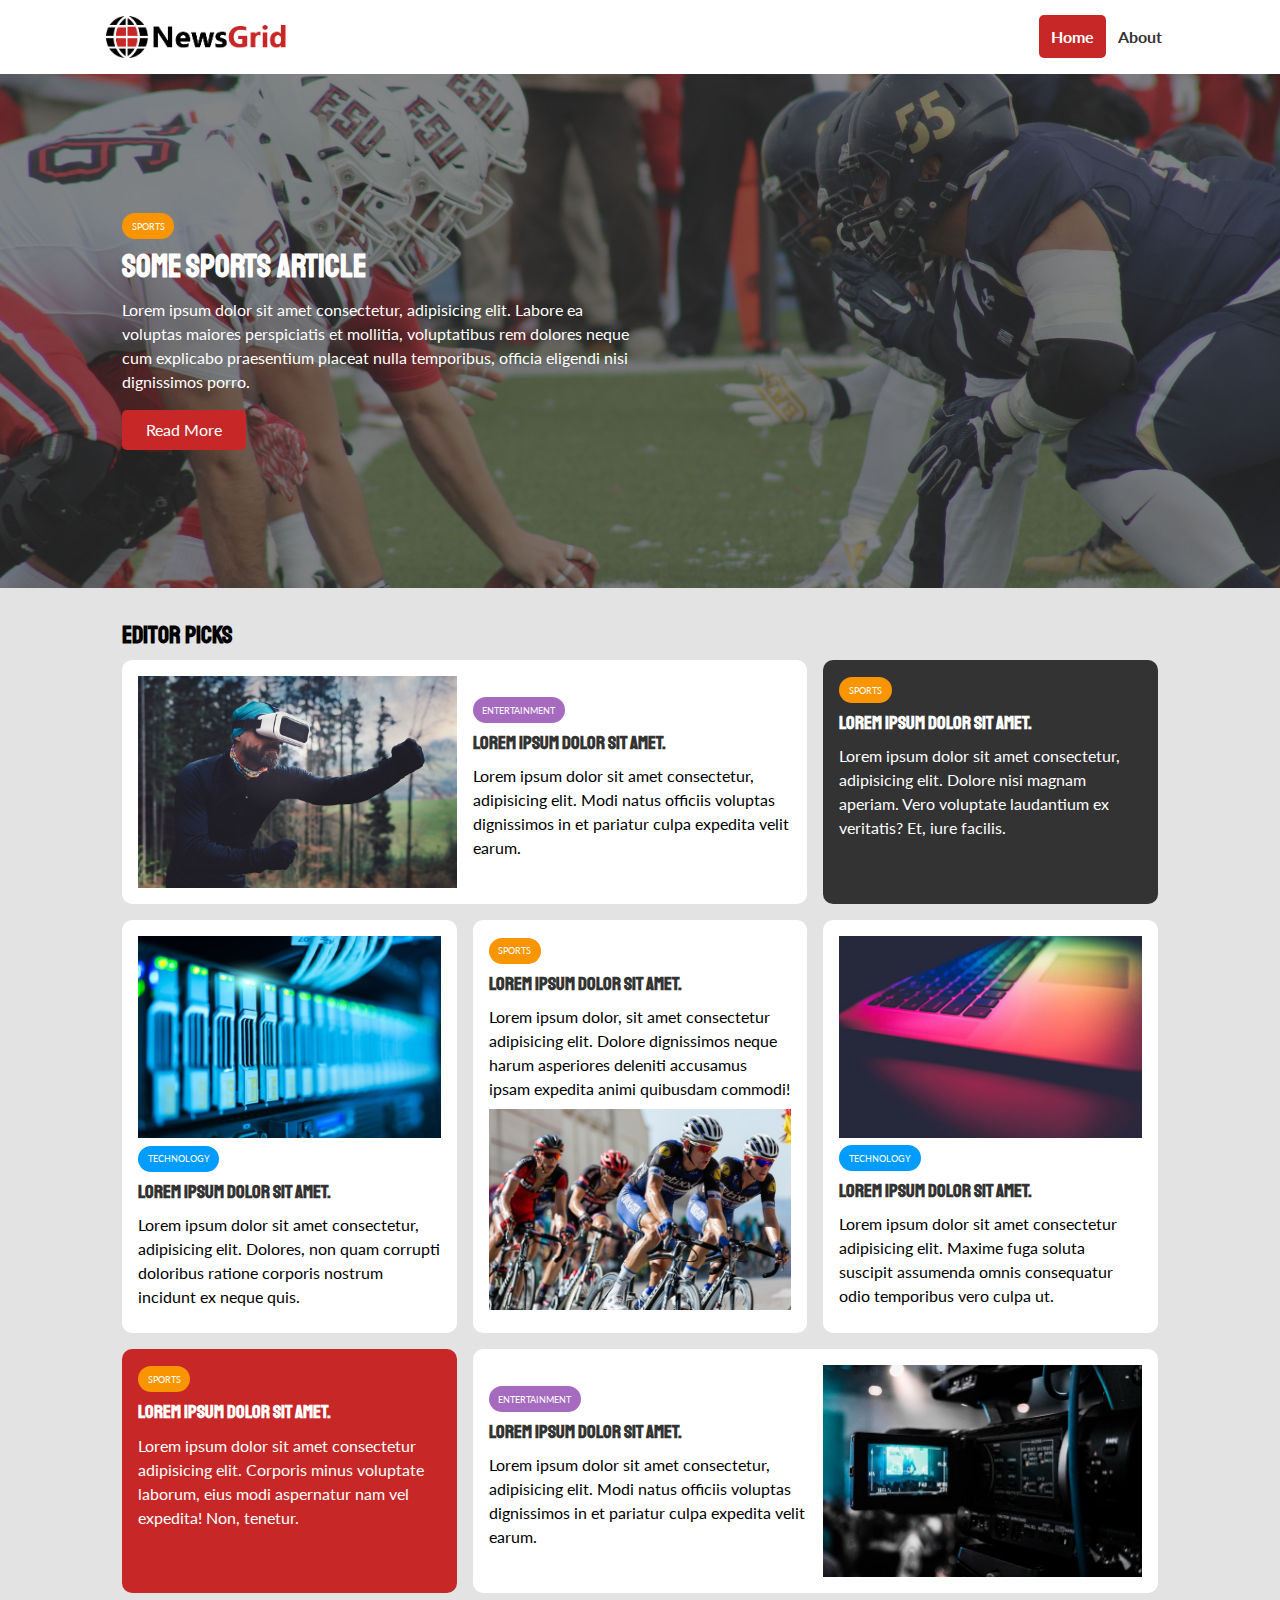
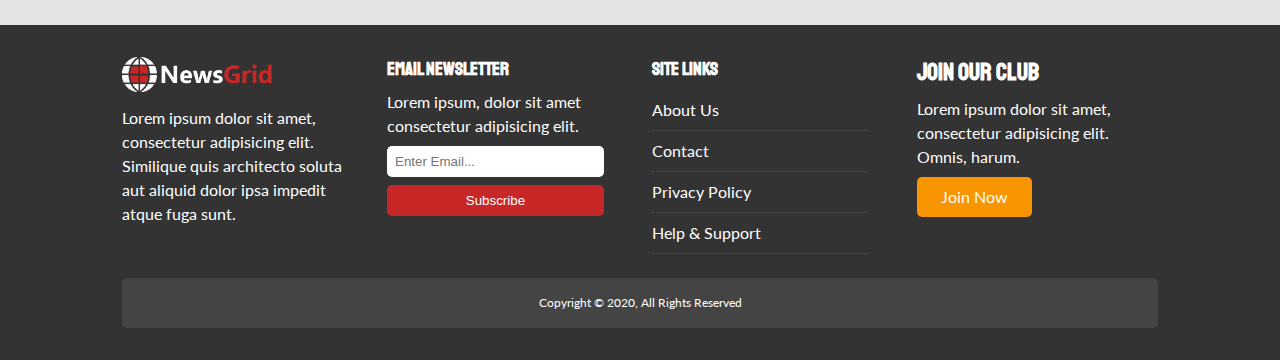
<file: index.html>
<!DOCTYPE html>
<html lang="en">
<head>
  <meta charset="UTF-8">
  <meta name="viewport" content="width=device-width, initial-scale=1.0">
  <link rel="stylesheet" href="https://pro.fontawesome.com/releases/v5.10.0/css/all.css" integrity="sha384-AYmEC3Yw5cVb3ZcuHtOA93w35dYTsvhLPVnYs9eStHfGJvOvKxVfELGroGkvsg+p" crossorigin="anonymous"/>
  <link href="https://fonts.googleapis.com/css2?family=Lato&family=Staatliches&display=swap" rel="stylesheet">
  <link rel="stylesheet" href="css/style.css">
  <link rel="stylesheet" media="screen and (max-width: 768px)" href="css/mobile.css">
  <link rel="shortcut icon" type="image/x-icon" href="favicon.ico">
  <title>NewsGrid | Latest News</title>
</head>
<body>
  <nav id="main-nav">
    <div class="container">
      <img src="img/logo.png" alt="NewsGrid" class="logo">
      <div class="social">
        <a href="http://facebook.com" target="_blank"><i class="fab fa-facebook fa-2x"></i></a>
        <a href="http://twitter.com" target="_blank"><i class="fab fa-twitter fa-2x"></i></a>
        <a href="http://instagram.com" target="_blank"><i class="fab fa-instagram fa-2x"></i></a>
        <a href="http://youtube.com" target="_blank"><i class="fab fa-youtube fa-2x"></i></a>
      </div>
      <ul>
        <li><a href="index.html" class="current">Home</a></li>
        <li><a href="about.html">About</a></li>
      </ul>
    </div>
  </nav>

  <!-- Showcase -->
  <header id="showcase">
    <div class="container">
      <div class="showcase-container">
        <div class="showcase-content">
          <div class="category category-sports">Sports</div>
          <h1>Some Sports Article</h1>
          <p>Lorem ipsum dolor sit amet consectetur, adipisicing elit. Labore ea voluptas maiores perspiciatis et mollitia, voluptatibus rem dolores neque cum explicabo praesentium placeat nulla temporibus, officia eligendi nisi dignissimos porro.</p>
          <a href="article.html" class="btn btn-primary">Read More</a>
        </div>
      </div>
    </div>
  </header>

  <!-- Home Articles -->
  <section id="home-articles" class="py-2">
    <div class="container">
      <h2>Editor Picks</h2>
      <div class="articles-container">
        <article class="card">
          <img src="img/articles/ent1.jpg" alt="">
          <div>
            <div class="category category-ent">Entertainment</div>
            <h3><a href="article.html">Lorem ipsum dolor sit amet.</a></h3>
            <p>Lorem ipsum dolor sit amet consectetur, adipisicing elit. Modi natus officiis voluptas dignissimos in et pariatur culpa expedita velit earum.</p>
          </div>
        </article>
        <article class="card bg-dark">
          <div class="category category-sports">Sports</div>
          <h3><a href="article.html">Lorem ipsum dolor sit amet.</a></h3>
          <p>Lorem ipsum dolor sit amet consectetur, adipisicing elit. Dolore nisi magnam aperiam. Vero voluptate laudantium ex veritatis? Et, iure facilis.</p>
        </article>
        <article class="card">
          <img src="img/articles/tech1.jpg" alt="">
          <div class="category category-tech">Technology</div>
          <h3><a href="article.html">Lorem ipsum dolor sit amet.</a></h3>
          <p>Lorem ipsum dolor sit amet consectetur, adipisicing elit. Dolores, non quam corrupti doloribus ratione corporis nostrum incidunt ex neque quis.</p>
        </article>
        <article class="card">
          <div class="category category-sports">Sports</div>
          <h3><a href="article.html">Lorem ipsum dolor sit amet.</a></h3>
          <p>Lorem ipsum dolor, sit amet consectetur adipisicing elit. Dolore dignissimos neque harum asperiores deleniti accusamus ipsam expedita animi quibusdam commodi!</p>
          <img src="img/articles/sports1.jpg" alt="">
        </article>
        <article class="card">
          <img src="img/articles/tech2.jpg" alt="">
          <div class="category category-tech">Technology</div>
          <h3><a href="article.html">Lorem ipsum dolor sit amet.</a></h3>
          <p>Lorem ipsum dolor sit amet consectetur adipisicing elit. Maxime fuga soluta suscipit assumenda omnis consequatur odio temporibus vero culpa ut.</p>
        </article>
        <article class="card bg-primary">
          <div class="category category-sports">Sports</div>
          <h3><a href="article.html">Lorem ipsum dolor sit amet.</a></h3>
          <p>Lorem ipsum dolor sit amet consectetur adipisicing elit. Corporis minus voluptate laborum, eius modi aspernatur nam vel expedita! Non, tenetur.</p>
        </article>
        <article class="card">
          <div>
            <div class="category category-ent">Entertainment</div>
            <h3><a href="article.html">Lorem ipsum dolor sit amet.</a></h3>
            <p>Lorem ipsum dolor sit amet consectetur, adipisicing elit. Modi natus officiis voluptas dignissimos in et pariatur culpa expedita velit earum.</p>
          </div>
          <img src="img/articles/ent2.jpg" alt="">
        </article>
      </div>
    </div>
  </section>

  <!-- Footer -->
  <footer id="main-footer" class="py-2">
    <div class="container footer-container">
      <div>
        <img src="img/logo_light.png" alt="NewsGrid">
        <p>Lorem ipsum dolor sit amet, consectetur adipisicing elit. Similique quis architecto soluta aut aliquid dolor ipsa impedit atque fuga sunt.</p>
      </div>
      <div>
        <h3>Email Newsletter</h3>
        <p>Lorem ipsum, dolor sit amet consectetur adipisicing elit.</p>
        <form name="contact" method="POST" data-netlify="true">
          <input type="email" name="email" placeholder="Enter Email...">
          <input type="submit" value="Subscribe" class="btn btn-primary">
        </form>
      </div>
      <div>
        <h3>Site Links</h3>
        <ul class="list">
          <li><a href="#">About Us</a></li>
          <li><a href="#">Contact</a></li>
          <li><a href="#">Privacy Policy</a></li>
          <li><a href="#">Help & Support</a></li>
        </ul>
      </div>
      <div>
        <h2>Join Our Club</h2>
        <p>Lorem ipsum dolor sit amet, consectetur adipisicing elit. Omnis, harum.</p>
        <a href="#" class="btn btn-secondary">Join Now</a>
      </div>
    <div>
      <p>Copyright &copy; 2020, All Rights Reserved</p>
    </div>
  </footer>

</body>
</html>
</file>
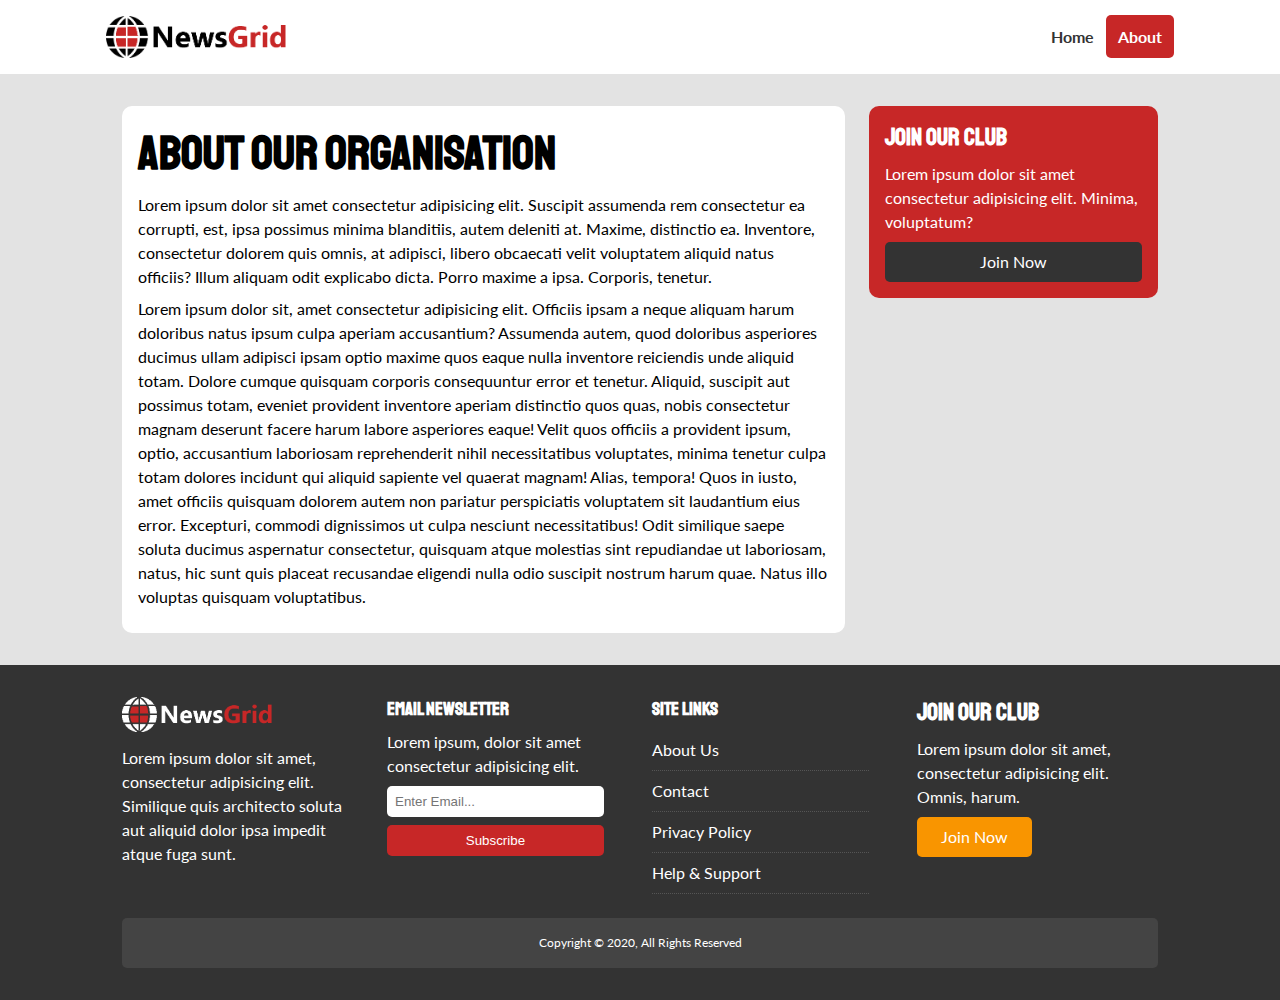
<file: about.html>
<!DOCTYPE html>
<html lang="en">
<head>
  <meta charset="UTF-8">
  <meta name="viewport" content="width=device-width, initial-scale=1.0">
  <link rel="stylesheet" href="https://pro.fontawesome.com/releases/v5.10.0/css/all.css" integrity="sha384-AYmEC3Yw5cVb3ZcuHtOA93w35dYTsvhLPVnYs9eStHfGJvOvKxVfELGroGkvsg+p" crossorigin="anonymous"/>
  <link href="https://fonts.googleapis.com/css2?family=Lato&family=Staatliches&display=swap" rel="stylesheet">
  <link rel="stylesheet" href="css/style.css">
  <link rel="stylesheet" media="screen and (max-width: 768px)" href="css/mobile.css">
  <link rel="shortcut icon" type="image/x-icon" href="favicon.ico">
  <title>NewsGrid | About</title>
</head>
<body>
  <nav id="main-nav">
    <div class="container">
      <img src="img/logo.png" alt="NewsGrid" class="logo">
      <div class="social">
        <a href="http://facebook.com" target="_blank"><i class="fab fa-facebook fa-2x"></i></a>
        <a href="http://twitter.com" target="_blank"><i class="fab fa-twitter fa-2x"></i></a>
        <a href="http://instagram.com" target="_blank"><i class="fab fa-instagram fa-2x"></i></a>
        <a href="http://youtube.com" target="_blank"><i class="fab fa-youtube fa-2x"></i></a>
      </div>
      <ul>
        <li><a href="index.html">Home</a></li>
        <li><a href="about.html" class="current">About</a></li>
      </ul>
    </div>
  </nav>

  <section id="about">
    <div class="container">
      <div class="page-container">
        <article class="card">
          <h1 class="l-heading">About Our Organisation</h1>
          <p>Lorem ipsum dolor sit amet consectetur adipisicing elit. Suscipit assumenda rem consectetur ea corrupti, est, ipsa possimus minima blanditiis, autem deleniti at. Maxime, distinctio ea. Inventore, consectetur dolorem quis omnis, at adipisci, libero obcaecati velit voluptatem aliquid natus officiis? Illum aliquam odit explicabo dicta. Porro maxime a ipsa. Corporis, tenetur.</p>
          <p>Lorem ipsum dolor sit, amet consectetur adipisicing elit. Officiis ipsam a neque aliquam harum doloribus natus ipsum culpa aperiam accusantium? Assumenda autem, quod doloribus asperiores ducimus ullam adipisci ipsam optio maxime quos eaque nulla inventore reiciendis unde aliquid totam. Dolore cumque quisquam corporis consequuntur error et tenetur. Aliquid, suscipit aut possimus totam, eveniet provident inventore aperiam distinctio quos quas, nobis consectetur magnam deserunt facere harum labore asperiores eaque! Velit quos officiis a provident ipsum, optio, accusantium laboriosam reprehenderit nihil necessitatibus voluptates, minima tenetur culpa totam dolores incidunt qui aliquid sapiente vel quaerat magnam! Alias, tempora! Quos in iusto, amet officiis quisquam dolorem autem non pariatur perspiciatis voluptatem sit laudantium eius error. Excepturi, commodi dignissimos ut culpa nesciunt necessitatibus! Odit similique saepe soluta ducimus aspernatur consectetur, quisquam atque molestias sint repudiandae ut laboriosam, natus, hic sunt quis placeat recusandae eligendi nulla odio suscipit nostrum harum quae. Natus illo voluptas quisquam voluptatibus.</p>
        </article>
        <aside class="card bg-primary">
          <h2>join Our Club</h2>
          <p>Lorem ipsum dolor sit amet consectetur adipisicing elit. Minima, voluptatum?</p>
          <a href="#" class="btn btn-dark btn-block">Join Now</a>
        </aside>
      </div>
    </div>
  </section>

  <!-- Footer -->
  <footer id="main-footer" class="py-2">
    <div class="container footer-container">
      <div>
        <img src="img/logo_light.png" alt="NewsGrid">
        <p>Lorem ipsum dolor sit amet, consectetur adipisicing elit. Similique quis architecto soluta aut aliquid dolor ipsa impedit atque fuga sunt.</p>
      </div>
      <div>
        <h3>Email Newsletter</h3>
        <p>Lorem ipsum, dolor sit amet consectetur adipisicing elit.</p>
        <form name="contact" method="POST" data-netlify="true">
          <input type="email" name="email" placeholder="Enter Email...">
          <input type="submit" value="Subscribe" class="btn btn-primary">
        </form>
      </div>
      <div>
        <h3>Site Links</h3>
        <ul class="list">
          <li><a href="#">About Us</a></li>
          <li><a href="#">Contact</a></li>
          <li><a href="#">Privacy Policy</a></li>
          <li><a href="#">Help & Support</a></li>
        </ul>
      </div>
      <div>
        <h2>Join Our Club</h2>
        <p>Lorem ipsum dolor sit amet, consectetur adipisicing elit. Omnis, harum.</p>
        <a href="#" class="btn btn-secondary">Join Now</a>
      </div>
    <div>
      <p>Copyright &copy; 2020, All Rights Reserved</p>
    </div>
  </footer>

</body>
</html>
</file>
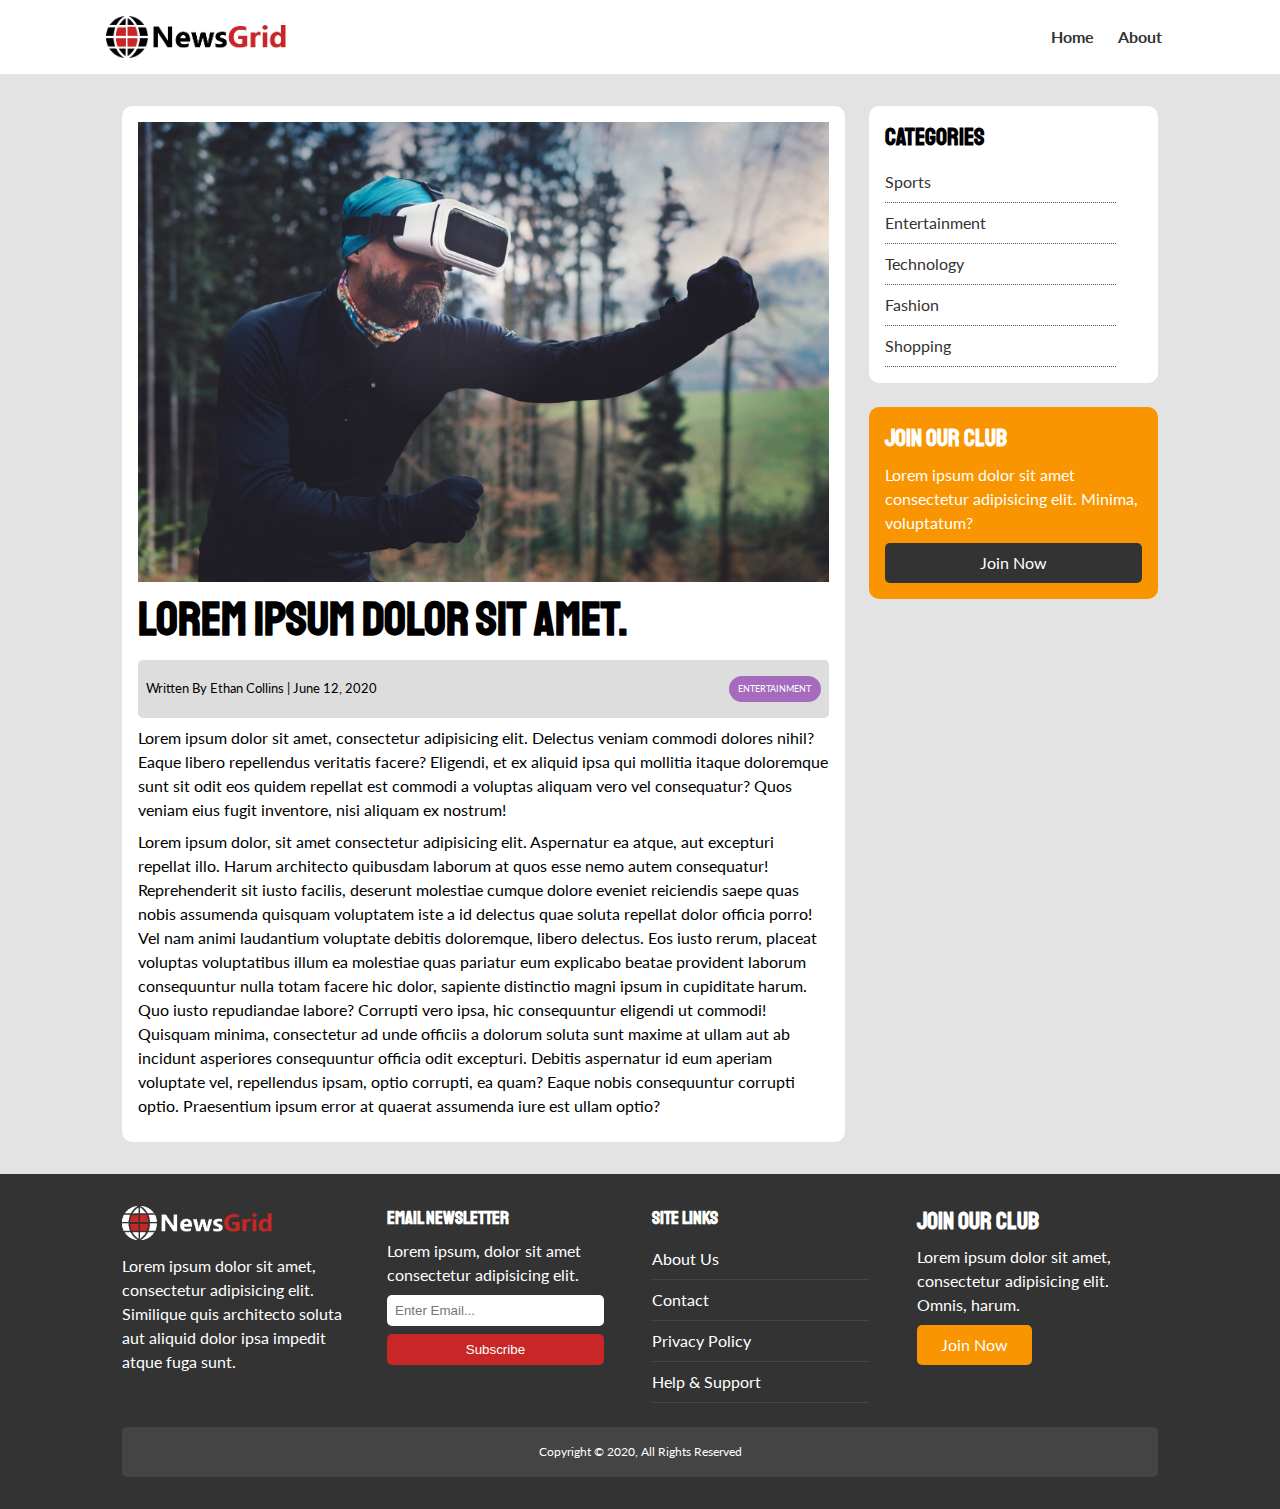
<file: article.html>
<!DOCTYPE html>
<html lang="en">
<head>
  <meta charset="UTF-8">
  <meta name="viewport" content="width=device-width, initial-scale=1.0">
  <link rel="stylesheet" href="https://pro.fontawesome.com/releases/v5.10.0/css/all.css" integrity="sha384-AYmEC3Yw5cVb3ZcuHtOA93w35dYTsvhLPVnYs9eStHfGJvOvKxVfELGroGkvsg+p" crossorigin="anonymous"/>
  <link href="https://fonts.googleapis.com/css2?family=Lato&family=Staatliches&display=swap" rel="stylesheet">
  <link rel="stylesheet" href="css/style.css">
  <link rel="stylesheet" media="screen and (max-width: 768px)" href="css/mobile.css">
  <link rel="shortcut icon" type="image/x-icon" href="favicon.ico">
  <title>NewsGrid | Latest News</title>
</head>
<body>
  <nav id="main-nav">
    <div class="container">
      <img src="img/logo.png" alt="NewsGrid" class="logo">
      <div class="social">
        <a href="http://facebook.com" target="_blank"><i class="fab fa-facebook fa-2x"></i></a>
        <a href="http://twitter.com" target="_blank"><i class="fab fa-twitter fa-2x"></i></a>
        <a href="http://instagram.com" target="_blank"><i class="fab fa-instagram fa-2x"></i></a>
        <a href="http://youtube.com" target="_blank"><i class="fab fa-youtube fa-2x"></i></a>
      </div>
      <ul>
        <li><a href="index.html">Home</a></li>
        <li><a href="about.html">About</a></li>
      </ul>
    </div>
  </nav>

  <section id="article">
    <div class="container">
      <div class="page-container">
        <article class="card">
          <img src="img/articles/ent1.jpg" alt="">
          <h1 class="l-heading">Lorem ipsum dolor sit amet.</h1>
          <div class="meta">
            <small>
              <i class="fas fa-user"></i> Written By Ethan Collins | June 12, 2020
            </small>
            <div class="category category-ent">Entertainment</div>
          </div>
          <p>Lorem ipsum dolor sit amet, consectetur adipisicing elit. Delectus veniam commodi dolores nihil? Eaque libero repellendus veritatis facere? Eligendi, et ex aliquid ipsa qui mollitia itaque doloremque sunt sit odit eos quidem repellat est commodi a voluptas aliquam vero vel consequatur? Quos veniam eius fugit inventore, nisi aliquam ex nostrum!</p>
          <p>Lorem ipsum dolor, sit amet consectetur adipisicing elit. Aspernatur ea atque, aut excepturi repellat illo. Harum architecto quibusdam laborum at quos esse nemo autem consequatur! Reprehenderit sit iusto facilis, deserunt molestiae cumque dolore eveniet reiciendis saepe quas nobis assumenda quisquam voluptatem iste a id delectus quae soluta repellat dolor officia porro! Vel nam animi laudantium voluptate debitis doloremque, libero delectus. Eos iusto rerum, placeat voluptas voluptatibus illum ea molestiae quas pariatur eum explicabo beatae provident laborum consequuntur nulla totam facere hic dolor, sapiente distinctio magni ipsum in cupiditate harum. Quo iusto repudiandae labore? Corrupti vero ipsa, hic consequuntur eligendi ut commodi! Quisquam minima, consectetur ad unde officiis a dolorum soluta sunt maxime at ullam aut ab incidunt asperiores consequuntur officia odit excepturi. Debitis aspernatur id eum aperiam voluptate vel, repellendus ipsam, optio corrupti, ea quam? Eaque nobis consequuntur corrupti optio. Praesentium ipsum error at quaerat assumenda iure est ullam optio?</p>
        </article>

        <aside id="categories" class="card">
          <h2>Categories</h2>
          <ul class="list">
            <li><a href="#"><i class="fas fa-chevron-right"></i> Sports</a></li>
            <li><a href="#"><i class="fas fa-chevron-right"></i> Entertainment</a></li>
            <li><a href="#"><i class="fas fa-chevron-right"></i> Technology</a></li>
            <li><a href="#"><i class="fas fa-chevron-right"></i> Fashion</a></li>
            <li><a href="#"><i class="fas fa-chevron-right"></i> Shopping</a></li>
          </ul>
        </aside>
        
        <aside class="card bg-secondary">
          <h2>join Our Club</h2>
          <p>Lorem ipsum dolor sit amet consectetur adipisicing elit. Minima, voluptatum?</p>
          <a href="#" class="btn btn-dark btn-block">Join Now</a>
        </aside>
      </div>
    </div>
  </section>

  <!-- Footer -->
  <footer id="main-footer" class="py-2">
    <div class="container footer-container">
      <div>
        <img src="img/logo_light.png" alt="NewsGrid">
        <p>Lorem ipsum dolor sit amet, consectetur adipisicing elit. Similique quis architecto soluta aut aliquid dolor ipsa impedit atque fuga sunt.</p>
      </div>
      <div>
        <h3>Email Newsletter</h3>
        <p>Lorem ipsum, dolor sit amet consectetur adipisicing elit.</p>
        <form name="contact" method="POST" data-netlify="true">
          <input type="email" name="email" placeholder="Enter Email...">
          <input type="submit" value="Subscribe" class="btn btn-primary">
        </form>
      </div>
      <div>
        <h3>Site Links</h3>
        <ul class="list">
          <li><a href="#">About Us</a></li>
          <li><a href="#">Contact</a></li>
          <li><a href="#">Privacy Policy</a></li>
          <li><a href="#">Help & Support</a></li>
        </ul>
      </div>
      <div>
        <h2>Join Our Club</h2>
        <p>Lorem ipsum dolor sit amet, consectetur adipisicing elit. Omnis, harum.</p>
        <a href="#" class="btn btn-secondary">Join Now</a>
      </div>
    <div>
      <p>Copyright &copy; 2020, All Rights Reserved</p>
    </div>
  </footer>

</body>
</html>
</file>
<file: css/style.css>
:root {
  --primary-color: #c72727;
  --secondary-color: #f99500;
  --light-color: #e3e3e3;
  --dark-color: #333;
  --max-width: 1100px;
}

.category {
  --sports-color: #f99500;
  --ent-color: #a66bbe;
  --tech-color: #009cff;
}

* {
  margin: 0;
  padding: 0;
  box-sizing: border-box;
}

body {
  font-family: 'Lato', sans-serif;
  line-height: 1.5;
  background: var(--light-color);
}

a {
  color: var(--dark-color);
  text-decoration: none;
}

ul { list-style: none }

p { margin: 0.5rem 0 }

img { width: 100% }

h1, h2, h3, h4, h5, h6 {
  font-family: 'Staatliches', sans-serif;
  margin-bottom: 0.55rem;
  line-height: 1.3;
}

/* Utility */
.container {
  max-width: var(--max-width);
  margin: auto;
  padding: 0 2rem;
  overflow: hidden;
}

.category {
  display: inline-block;
  color: #fff;
  font-size: 0.55rem;
  text-transform: uppercase;
  padding: 0.4rem 0.6rem;
  border-radius: 15px;
  margin-bottom: 0.5rem;
}

.category-sports { background: var(--sports-color); }
.category-ent { background: var(--ent-color); }
.category-tech { background: var(--tech-color); }

.btn {
  display: inline-block;
  border: none;
  background: var(--dark-color);
  color: #fff;
  padding: 0.5rem 1.5rem;
  border-radius: 5px;
}

.btn-light { background: var(--light-color) }
.btn-primary { background: var(--primary-color) }
.btn-secondary { background: var(--secondary-color) }

.btn:hover { opacity: 0.9 }

.btn-block {
  display: block;
  width: 100%;
  text-align: center;
}

.card {
  background: #fff;
  padding: 1rem;
  border-radius: 10px;
}

.bg-dark {
  background: var(--dark-color);
  color: #fff;
}

.bg-primary {
  background: var(--primary-color);
  color: #fff;
}

.bg-secondary {
  background: var(--secondary-color);
  color: #fff;
}

.bg-dark h1,
.bg-dark h2,
.bg-dark h3,
.bg-dark a,
.bg-primary h1,
.bg-primary h2,
.bg-primary h3,
.bg-primary a,
.bg-secondary h1,
.bg-secondary h2,
.bg-secondary h3,
.bg-secondary a {
  color: #fff;
}


.py-1 { padding: 1.5rem 0 }
.py-2 { padding: 2rem 0 }
.py-3 { padding: 3rem 0 }
.p-1 { padding: 1.5rem }
.p-2 { padding: 2rem }
.p-3 { padding: 3rem }

.l-heading {
  font-size: 3rem;
}

.list li {
  padding: 0.5rem 0;
  border-bottom: #555 dotted 1px;
  width: 90%;
}

.list li a:hover { color: var(--primary-color) !important }

/* Inner Page Grid Container */
.page-container {
  display: grid;
  grid-template-columns: 5fr 2fr;
  margin: 2rem 0;
  gap: 1.5rem;
}

.page-container > *:first-child {
  grid-row: 1 / span 3;
}

/* Navigation */
#main-nav {
  background: #fff;
  position: sticky;
  top: 0;
  z-index: 2;
}

#main-nav .container {
  display: grid;
  grid-template-columns: 6fr 3fr 2fr;
  padding: 1rem;
  align-items: center;
}

#main-nav .logo { width: 180px }

#main-nav ul {
  justify-self: end;
  display: flex;
}

#main-nav ul li a {
  padding: 0.75rem;
  font-weight: bold;
}

#main-nav ul li a.current {
  background: var(--primary-color);
  color: #fff;
  border-radius: 5px;
}

#main-nav ul li a:hover {
  background: var(--light-color);
  color: var(--dark-color);
  border-radius: 5px;
}

#main-nav .social { justify-self: center }

#main-nav .social i {
  color: #777;
  margin-right: 0.5rem;
}

#main-nav a:hover .fa-facebook { color: #3b5998 }
#main-nav a:hover .fa-twitter { color: #1da1f2 }
#main-nav a:hover .fa-instagram {
  background: radial-gradient(circle at 30% 107%, #fdf497 0%, #fdf497 5%, #fd5949 45%, #d6249f 60%, #285AEB 90%);
  -webkit-background-clip: text;
          /* Also define standard property for compatibility */
          background-clip: text;
  -webkit-text-fill-color: transparent;
  
  font-size: 32px; /* change this to change the size*/
}
#main-nav a:hover .fa-youtube { color: #de0000 }

/* Showcase */
#showcase {
  color: #fff;
  background: var(--dark-color);
  padding: 2rem;
  position: relative;
}

#showcase:before {
  content: '';
  background: url(../img/featured.jpg) no-repeat center center/cover;
  position: absolute;
  top: 0;
  left: 0;
  width: 100%;
  height: 100%;
  opacity: 0.4;
}

#showcase .showcase-container {
  display: grid;
  grid-template-columns: repeat(2, 1fr);
  justify-content: center;
  align-items: center;
  height: 50vh;
}

#showcase .showcase-content { z-index: 1 }

#showcase .showcase-content p { margin-bottom: 1rem }

/* Home Articles */
#home-articles .articles-container {
  display: grid;
  grid-template-columns: repeat(3, 1fr);
  gap: 1rem;
}

#home-articles .articles-container > *:first-child {
  display: grid;
  grid-template-columns: repeat(2, 1fr);
  gap: 1rem;
  align-items: center;
  grid-column: 1 / span 2;
}

#home-articles .articles-container > *:first-child,
#home-articles .articles-container > *:last-child {
  display: grid;
  grid-template-columns: repeat(2, 1fr);
  gap: 1rem;
  align-items: center;
  grid-column: 1 / span 2;
}

#home-articles .articles-container > *:last-child {
  grid-column: 2 / span 2;
}

#article .meta {
  display: flex;
  justify-content: space-between;
  align-items: center;
  background: #ddd;
  padding: 0.5rem;
  border-radius: 5px;
}

#article .meta .category {
  margin-top: 0.5rem;
}

/* Footer */
#main-footer {
  background: var(--dark-color);
  color: #fff;
}

#main-footer img {
  width: 150px;
}

#main-footer a {
  color: #fff;
}

#main-footer .footer-container {
  display: grid;
  grid-template-columns: repeat(4, 1fr);
  gap: 1.5rem;
}

#main-footer .footer-container > *:last-child {
  background: #444;
  grid-column: 1 / span 4;
  padding: 0.5rem;
  text-align: center;
  font-size: 0.75rem;
  border-radius: 5px;
}

#main-footer .footer-container input[type='email'] {
  width: 90%;
  padding: 0.5rem;
  margin-bottom: 0.5rem;
  border: none;
  border-radius: 5px;
}

#main-footer .footer-container input[type='submit'] {
  width: 90%;
}
</file>
<file: css/mobile.css>
/* Navigation */
#main-nav .social { display: none }

#main-nav .container {
  grid-template-columns: 1fr;
  gap: 1.2rem;
}

#main-nav .logo,
#main-nav ul {
  justify-self: center;
}

#main-nav ul li a { padding: 0.5rem }

#home-articles .articles-container { grid-template-columns: repeat(2, 1fr) }

#home-articles .articles-container > *:first-child, 
#home-articles .articles-container > *:last-child {
  grid-template-columns: 1fr;
  grid-column: 1;
}

@media(max-width: 600px) {
  /* Stack Grid Items */
  #showcase .showcase-container, 
  #home-articles .articles-container,
  #main-footer .footer-container {
    grid-template-columns: 1fr;
  }

  #main-footer .footer-container > *:last-child { grid-column: 1 }

  #main-footer .footer-container > *:first-child,
  #main-footer .footer-container > *:nth-child(2) {
    border-bottom: #444 dotted 1px;
    padding-bottom: 1rem;
  }

  .page-container {
    grid-template-columns: 1fr;
    text-align: center;
  }

  .page-container > *:first-child { grid-row: 1 }

  .l-heading { font-size: 2rem }
}
</file>
